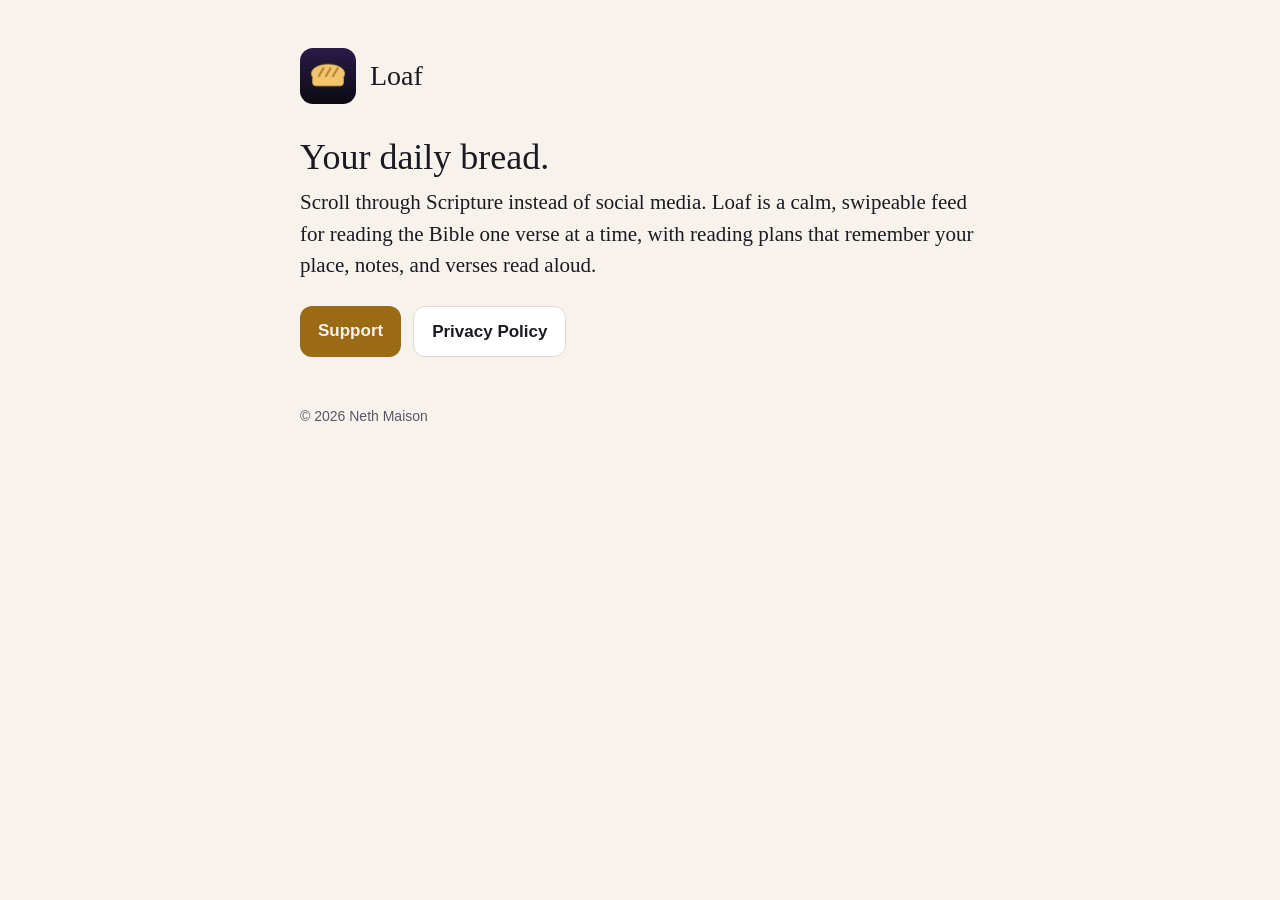
<file: index.html>
<!doctype html>
<html lang="en">
<head>
  <meta charset="utf-8">
  <meta name="viewport" content="width=device-width, initial-scale=1">
  <title>Loaf – Scripture Feed</title>
  <meta name="description" content="Scroll through Scripture instead of social media. Read the Bible one verse at a time.">
  <link rel="icon" href="icon.png">
  <link rel="stylesheet" href="styles.css">
</head>
<body>
<main>
  <header>
    <img src="icon.png" alt="Loaf app icon">
    <span class="brand">Loaf</span>
  </header>

  <h1>Your daily bread.</h1>
  <p class="lead">Scroll through Scripture instead of social media. Loaf is a calm, swipeable feed for reading the
    Bible one verse at a time, with reading plans that remember your place, notes, and verses read aloud.</p>

  <div class="links">
    <a class="button" href="support.html">Support</a>
    <a class="button secondary" href="privacy.html">Privacy Policy</a>
  </div>

  <footer>© 2026 Neth Maison</footer>
</main>
</body>
</html>
</file>
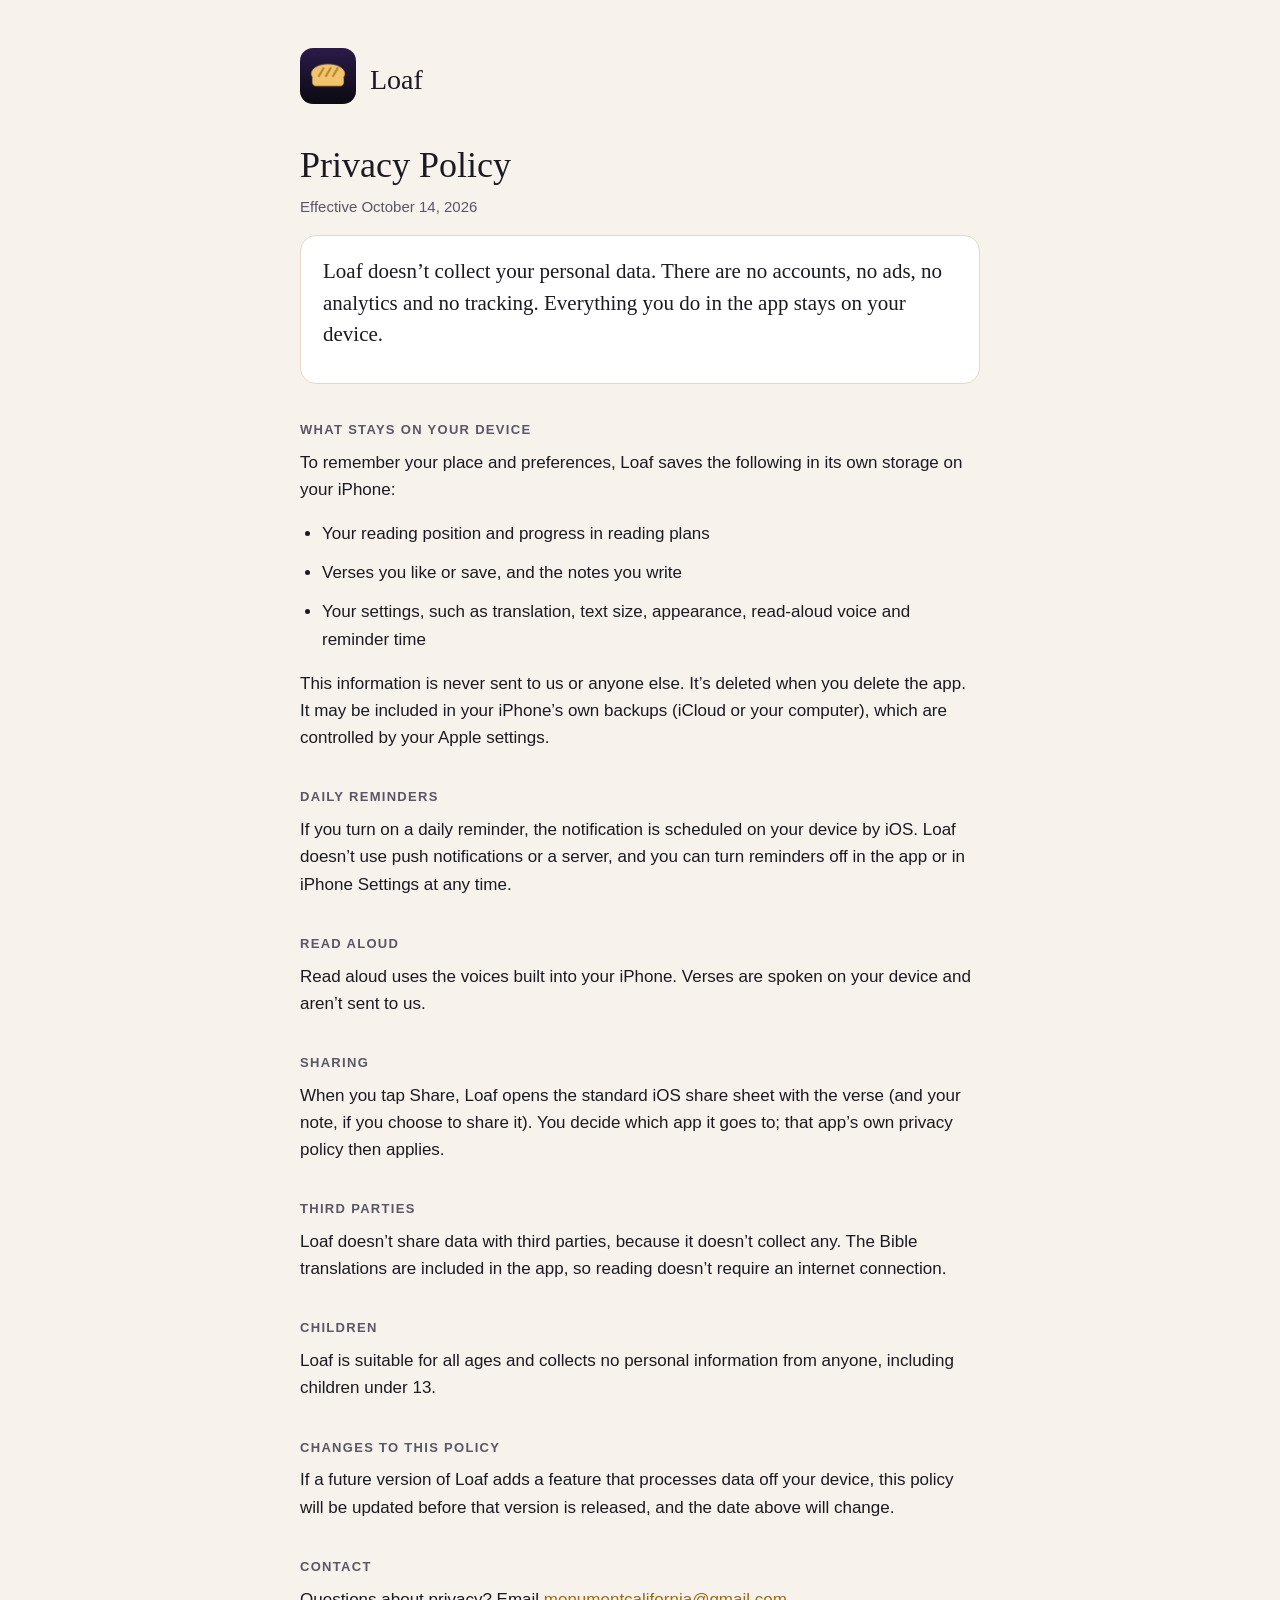
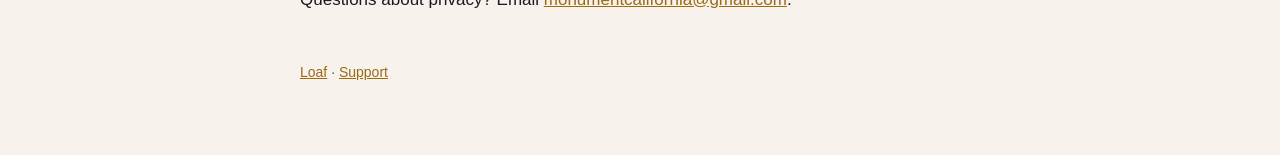
<file: privacy.html>
<!doctype html>
<html lang="en">
<head>
  <meta charset="utf-8">
  <meta name="viewport" content="width=device-width, initial-scale=1">
  <title>Privacy Policy · Loaf</title>
  <meta name="description" content="Loaf collects no personal data. Everything you do in the app stays on your device.">
  <link rel="icon" href="icon.png">
  <link rel="stylesheet" href="styles.css">
</head>
<body>
<main>
  <header>
    <a href="./"><img src="icon.png" alt=""></a>
    <a href="./" class="brand">Loaf</a>
  </header>

  <h1>Privacy Policy</h1>
  <p class="meta">Effective October 14, 2026</p>

  <div class="card">
    <p class="lead">Loaf doesn’t collect your personal data. There are no accounts, no ads, no analytics and no
      tracking. Everything you do in the app stays on your device.</p>
  </div>

  <h2>What stays on your device</h2>
  <p>To remember your place and preferences, Loaf saves the following in its own storage on your iPhone:</p>
  <ul>
    <li>Your reading position and progress in reading plans</li>
    <li>Verses you like or save, and the notes you write</li>
    <li>Your settings, such as translation, text size, appearance, read-aloud voice and reminder time</li>
  </ul>
  <p>This information is never sent to us or anyone else. It’s deleted when you delete the app. It may be included
    in your iPhone’s own backups (iCloud or your computer), which are controlled by your Apple settings.</p>

  <h2>Daily reminders</h2>
  <p>If you turn on a daily reminder, the notification is scheduled on your device by iOS. Loaf doesn’t use push
    notifications or a server, and you can turn reminders off in the app or in iPhone Settings at any time.</p>

  <h2>Read aloud</h2>
  <p>Read aloud uses the voices built into your iPhone. Verses are spoken on your device and aren’t sent to us.</p>

  <h2>Sharing</h2>
  <p>When you tap Share, Loaf opens the standard iOS share sheet with the verse (and your note, if you choose to
    share it). You decide which app it goes to; that app’s own privacy policy then applies.</p>

  <h2>Third parties</h2>
  <p>Loaf doesn’t share data with third parties, because it doesn’t collect any. The Bible translations are included
    in the app, so reading doesn’t require an internet connection.</p>

  <h2>Children</h2>
  <p>Loaf is suitable for all ages and collects no personal information from anyone, including children under 13.</p>

  <h2>Changes to this policy</h2>
  <p>If a future version of Loaf adds a feature that processes data off your device, this policy will be updated
    before that version is released, and the date above will change.</p>

  <h2>Contact</h2>
  <p>Questions about privacy? Email <a href="mailto:monumentcalifornia@gmail.com">monumentcalifornia@gmail.com</a>.</p>

  <footer><a href="./">Loaf</a> · <a href="support.html">Support</a></footer>
</main>
</body>
</html>
</file>
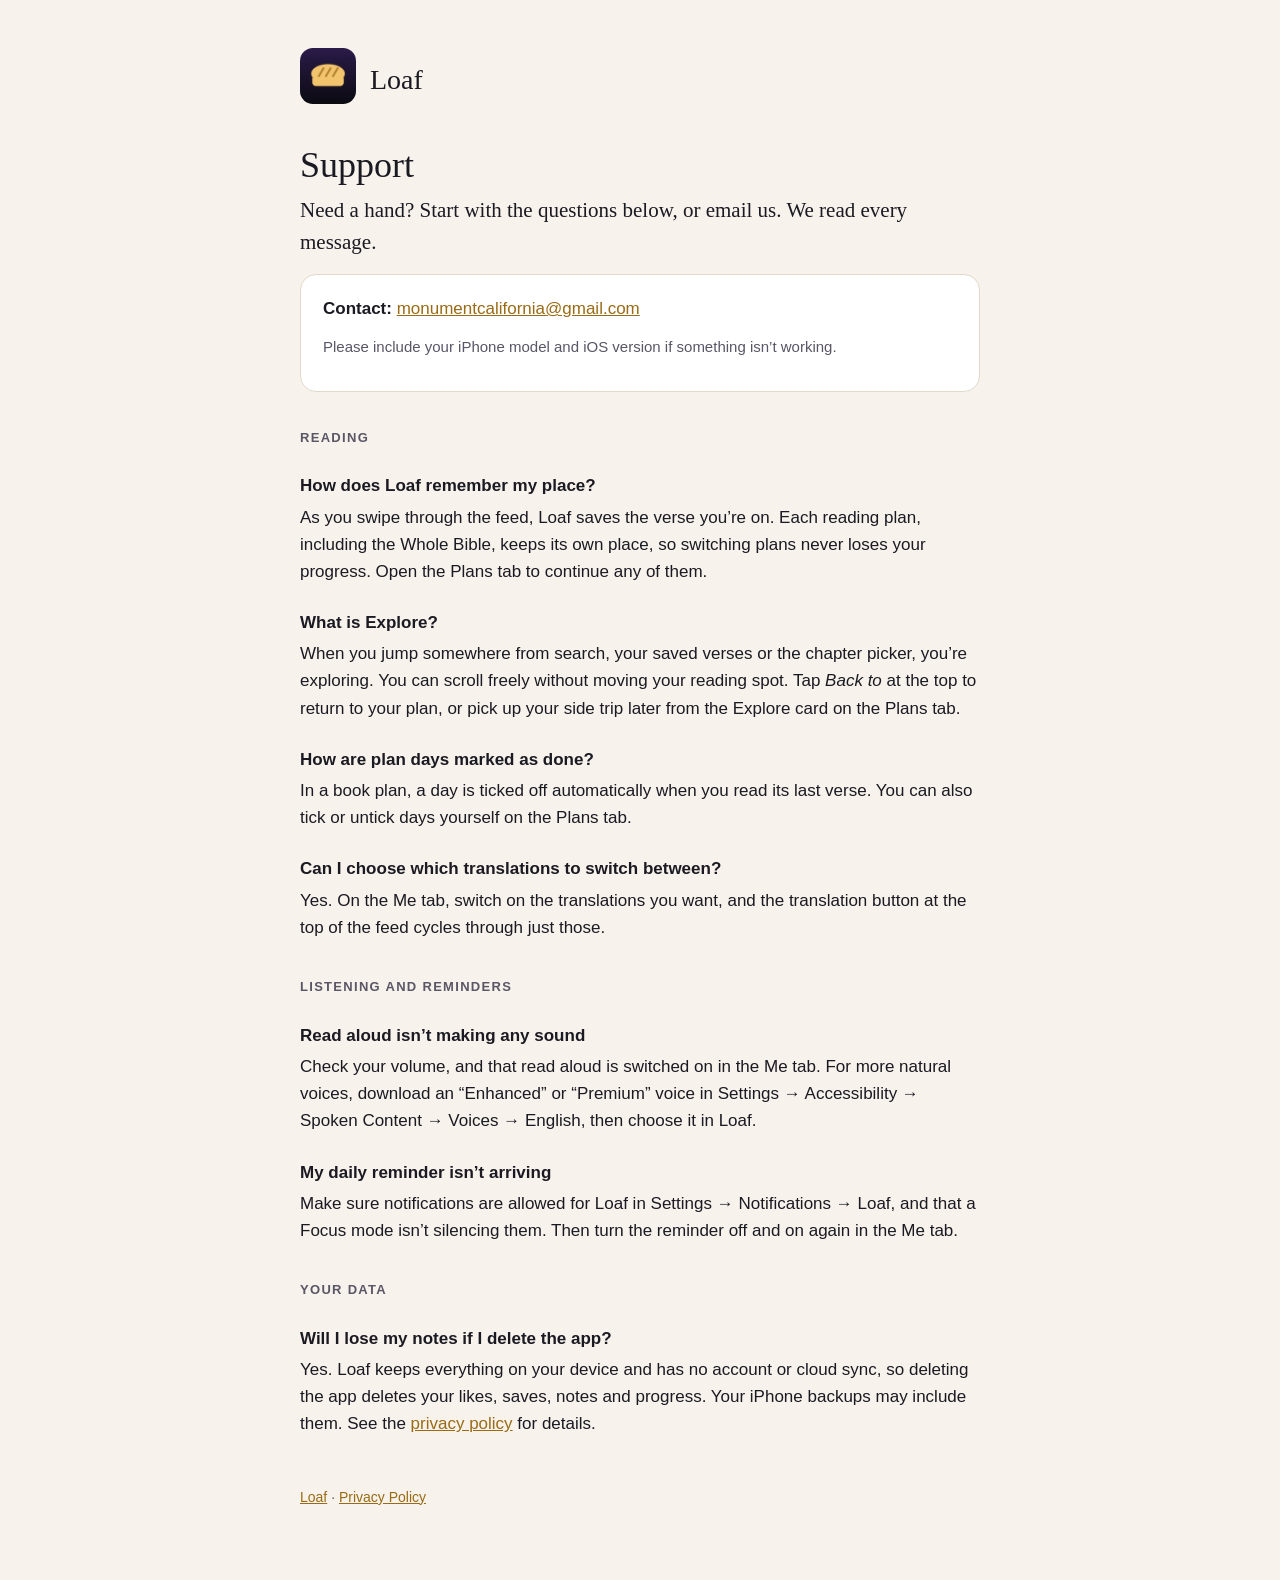
<file: support.html>
<!doctype html>
<html lang="en">
<head>
  <meta charset="utf-8">
  <meta name="viewport" content="width=device-width, initial-scale=1">
  <title>Support · Loaf</title>
  <meta name="description" content="Help with Loaf: reading plans, Explore, read aloud, daily reminders and more.">
  <link rel="icon" href="icon.png">
  <link rel="stylesheet" href="styles.css">
</head>
<body>
<main>
  <header>
    <a href="./"><img src="icon.png" alt=""></a>
    <a href="./" class="brand">Loaf</a>
  </header>

  <h1>Support</h1>
  <p class="lead">Need a hand? Start with the questions below, or email us. We read every message.</p>

  <div class="card">
    <p><strong>Contact:</strong> <a href="mailto:monumentcalifornia@gmail.com">monumentcalifornia@gmail.com</a></p>
    <p class="meta">Please include your iPhone model and iOS version if something isn’t working.</p>
  </div>

  <h2>Reading</h2>

  <h3>How does Loaf remember my place?</h3>
  <p>As you swipe through the feed, Loaf saves the verse you’re on. Each reading plan, including the Whole Bible,
    keeps its own place, so switching plans never loses your progress. Open the Plans tab to continue any of them.</p>

  <h3>What is Explore?</h3>
  <p>When you jump somewhere from search, your saved verses or the chapter picker, you’re exploring. You can scroll
    freely without moving your reading spot. Tap <em>Back to</em> at the top to return to your plan, or pick up your
    side trip later from the Explore card on the Plans tab.</p>

  <h3>How are plan days marked as done?</h3>
  <p>In a book plan, a day is ticked off automatically when you read its last verse. You can also tick or untick
    days yourself on the Plans tab.</p>

  <h3>Can I choose which translations to switch between?</h3>
  <p>Yes. On the Me tab, switch on the translations you want, and the translation button at the top of the feed
    cycles through just those.</p>

  <h2>Listening and reminders</h2>

  <h3>Read aloud isn’t making any sound</h3>
  <p>Check your volume, and that read aloud is switched on in the Me tab. For more natural voices, download an
    “Enhanced” or “Premium” voice in Settings → Accessibility → Spoken Content → Voices → English, then choose it
    in Loaf.</p>

  <h3>My daily reminder isn’t arriving</h3>
  <p>Make sure notifications are allowed for Loaf in Settings → Notifications → Loaf, and that a Focus mode isn’t
    silencing them. Then turn the reminder off and on again in the Me tab.</p>

  <h2>Your data</h2>

  <h3>Will I lose my notes if I delete the app?</h3>
  <p>Yes. Loaf keeps everything on your device and has no account or cloud sync, so deleting the app deletes your
    likes, saves, notes and progress. Your iPhone backups may include them. See the
    <a href="privacy.html">privacy policy</a> for details.</p>

  <footer><a href="./">Loaf</a> · <a href="privacy.html">Privacy Policy</a></footer>
</main>
</body>
</html>
</file>
<file: styles.css>
/* Loaf website: privacy policy, support and landing pages (served by GitHub Pages from /docs). */
:root {
  --bg: #f7f3ec;
  --surface: #ffffff;
  --border: #e2d9ca;
  --text: #1b1a22;
  --muted: #5a5666;
  --accent: #9a6a15;
  color-scheme: light;
}
@media (prefers-color-scheme: dark) {
  :root {
    --bg: #0b0b12;
    --surface: #161622;
    --border: #2a2a3c;
    --text: #f5f3ee;
    --muted: #a7a4b5;
    --accent: #f2c46d;
    color-scheme: dark;
  }
}
* { box-sizing: border-box; }
body {
  margin: 0;
  background: var(--bg);
  color: var(--text);
  font: 17px/1.6 -apple-system, BlinkMacSystemFont, 'Segoe UI', Roboto, Helvetica, Arial, sans-serif;
  padding: 0 20px;
}
main { max-width: 680px; margin: 0 auto; padding: 48px 0 72px; }
header { display: flex; align-items: center; gap: 14px; margin-bottom: 32px; }
header img { width: 56px; height: 56px; border-radius: 13px; }
header a { color: inherit; text-decoration: none; }
.brand { font-family: Georgia, 'Times New Roman', serif; font-size: 28px; }
h1 { font-family: Georgia, 'Times New Roman', serif; font-weight: 400; font-size: 36px; line-height: 1.2; margin: 0 0 8px; }
h2 { font-size: 13px; text-transform: uppercase; letter-spacing: 0.1em; color: var(--muted); margin: 36px 0 8px; }
h3 { font-size: 17px; margin: 24px 0 4px; }
p, li { margin: 0 0 12px; }
ul { padding-left: 22px; }
a { color: var(--accent); }
.meta { color: var(--muted); font-size: 15px; }
.lead { font-family: Georgia, 'Times New Roman', serif; font-size: 21px; line-height: 1.5; }
.card { background: var(--surface); border: 1px solid var(--border); border-radius: 16px; padding: 20px 22px; margin: 16px 0; }
.links { display: flex; flex-wrap: wrap; gap: 12px; margin-top: 24px; }
.button {
  display: inline-block; background: var(--accent); color: var(--bg); text-decoration: none;
  font-weight: 600; padding: 11px 18px; border-radius: 12px;
}
.button.secondary { background: var(--surface); color: var(--text); border: 1px solid var(--border); }
footer { margin-top: 48px; color: var(--muted); font-size: 14px; }
</file>
